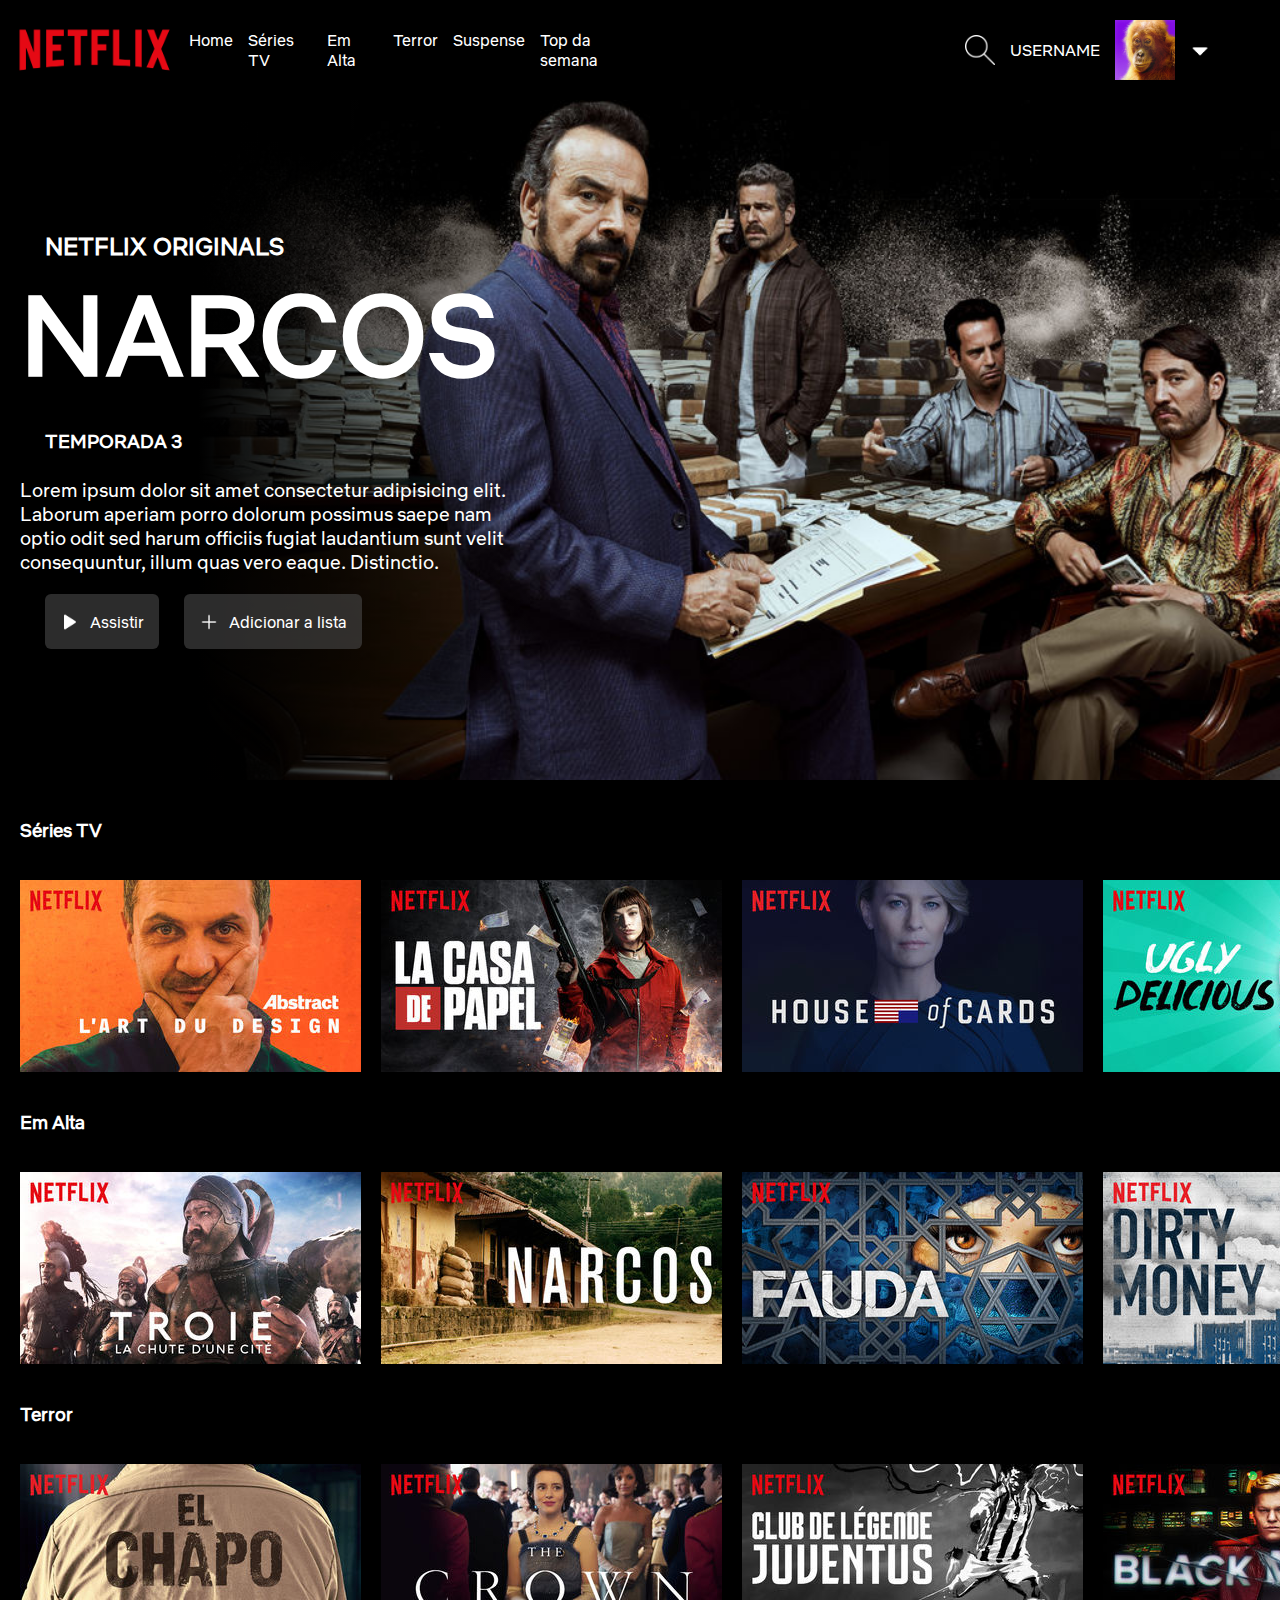
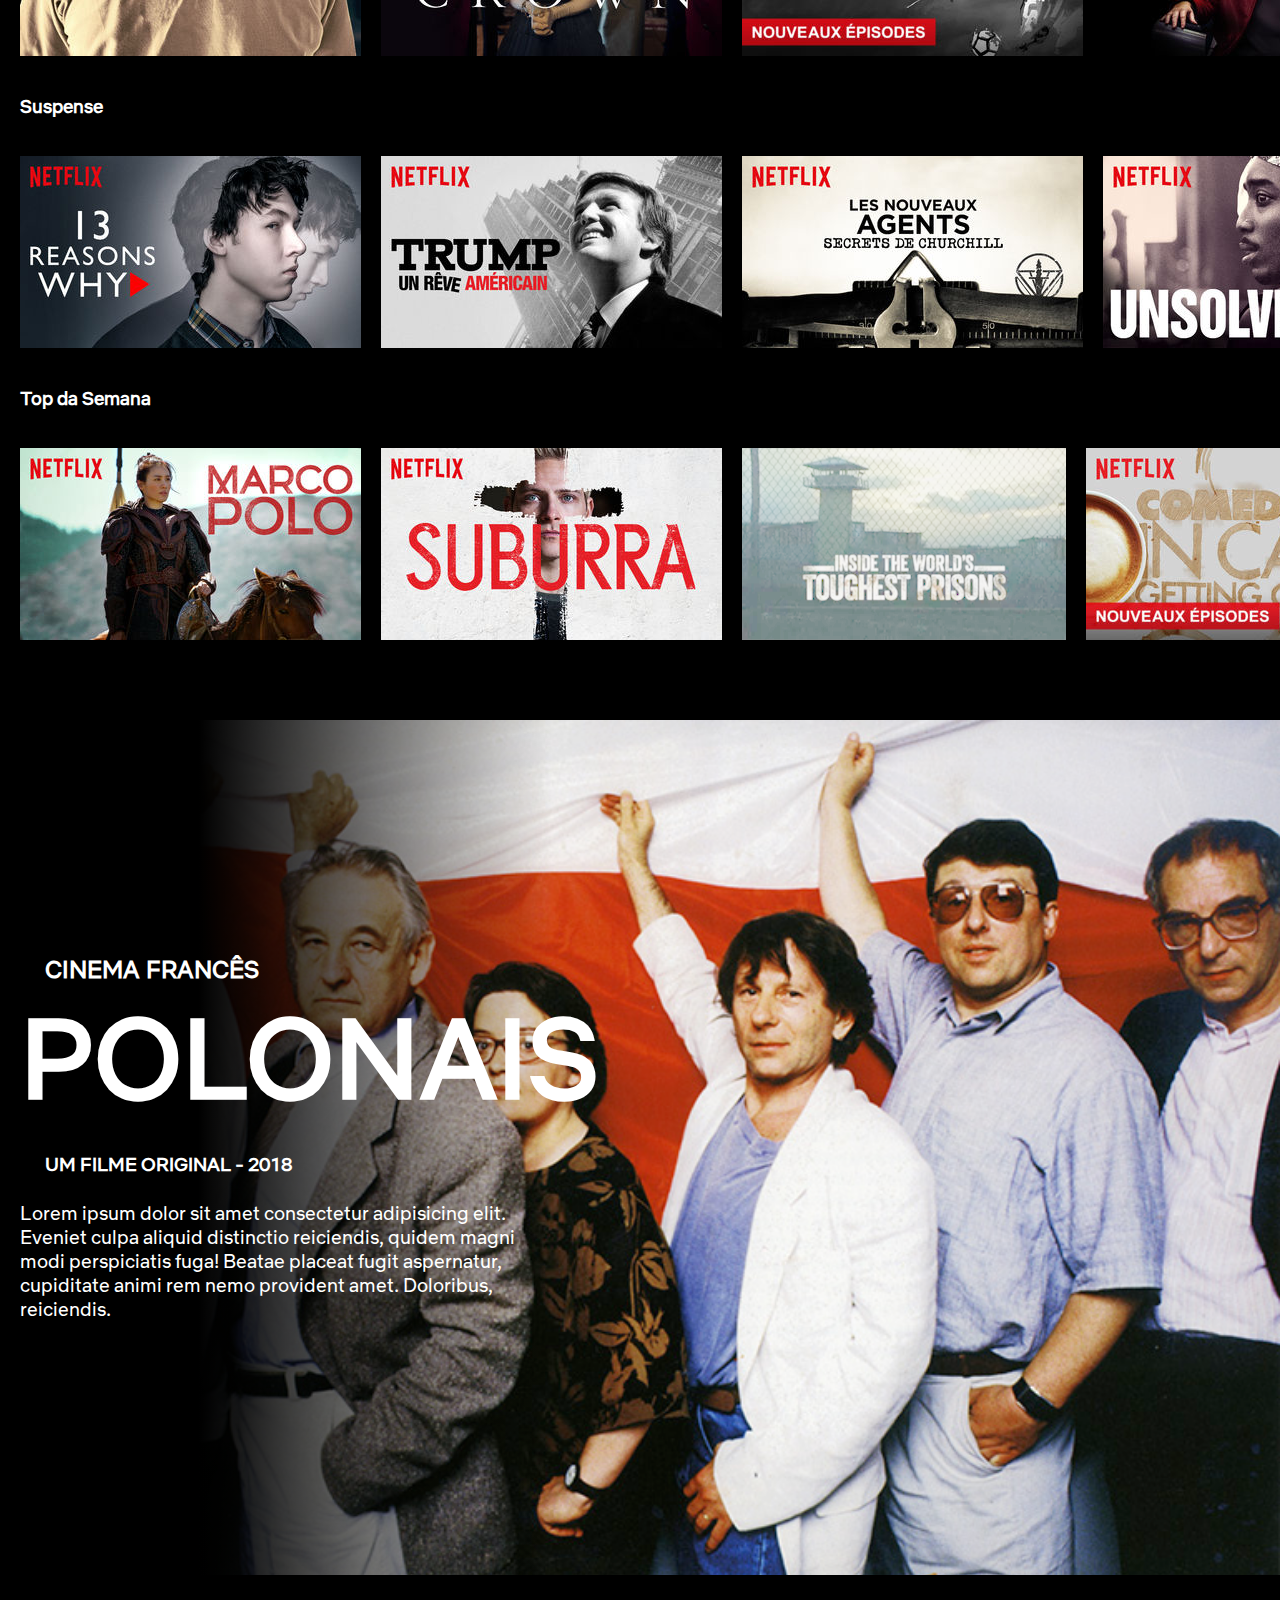
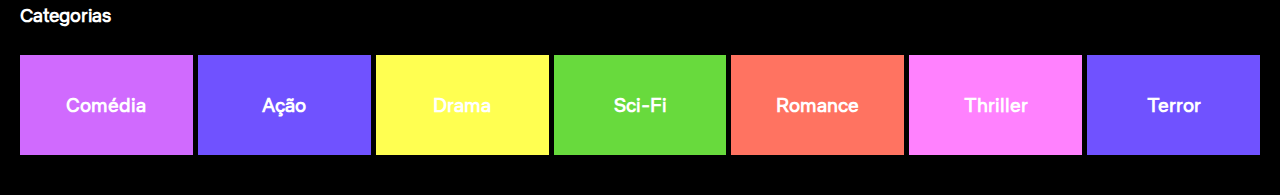
<file: 2home/index.html>
<!DOCTYPE html>
<html lang="pt-br">
<head>
    <meta charset="UTF-8">
    <meta http-equiv="X-UA-Compatible" content="IE=edge">
    <meta name="viewport" content="width=device-width, initial-scale=1.0">
    <link rel="stylesheet" href="styles/all.css">
    <link rel="shortcut icon" href="../assets/logo/simbolo/01_Netflix_Symbol_RGB/Netflix_Symbol_RGB.png" type="image/x-icon">
    <title>Netflix</title>
</head>
<body>
    <div class="page">
    <!--! HEADER -->
        <header>
        <!--! LEFTHEADER -->
            <aside class="leftHeader">
                <div class="logo">
                    <img class="imagem" src="../assets/logo/logo/01_Netflix_Logo_RGB/Netflix_Logo_RGB.png" alt="">
                </div>
                <nav>
                    <ul>
                        <li><a href="#">Home</a></li>
                        <li><a href="#seriesTV">Séries TV</a></li>
                        <li><a href="#emAlta">Em Alta</a></li>
                        <li><a href="#terror">Terror</a></li>
                        <li><a href="#suspense">Suspense</a></li>
                        <li><a href="#topSemana">Top da semana</a></li>
                    </ul>
                </nav>
            </aside>
        <!--! RIGHTHEADER -->
            <aside class="rightHeader">
                <img class="lupa" src="../assets/ícones/lupa.png" alt="">
                <p>USERNAME</p>
                <img class="profilePhoto" src="../assets/ícones de usuário/205 - 4dIo1mc.png" alt="">
                <img src="../assets/ícones/seta.png" alt="" class="seta">
            </aside>
        </header>
    <!--! MAIN -->
        <main>
        <!--! banner1 -->
            <section class="banner" id="banner1">
                <div class="contentBanner">
                    <h2>NETFLIX ORIGINALS</h2>
                    <h1>NARCOS</h1>
                    <h3>TEMPORADA 3</h3>
                    <p>Lorem ipsum dolor sit amet consectetur adipisicing elit. Laborum aperiam porro dolorum possimus saepe nam optio odit sed harum officiis fugiat laudantium sunt velit consequuntur, illum quas vero eaque. Distinctio.</p>
                    <div class="fBButtons">
                        <button><img src="../assets/ícones/play.png" alt="">Assistir</button>
                        <button><img src="../assets/ícones/plus.png" alt="">Adicionar a lista</button>
                    </div>
                </div>   
            </section>
        <!--! series -->
            <section class="series">
                <article class="seriesList" id="seriesTV">
                    <h3>Séries TV</h3>
                    <div class="seriesCapas">
                        <img src="../assets/images/11abstract.png" alt="">
                        <img src="../assets/images/12laCasaDePapel.png" alt="">
                        <img src="../assets/images/13houseOfCards.png" alt="">
                        <img src="../assets/images/14uglyDelicious.png" alt="">
                    </div>
                </article>
                <article class="seriesList" id="emAlta">
                    <h3>Em Alta</h3>
                    <div class="seriesCapas">
                        <img src="../assets/images/21troie.png" alt="">
                        <img src="../assets/images/22narcos.png" alt="">
                        <img src="../assets/images/23fauda.png" alt="">
                        <img src="../assets/images/24dirtyMoney.png" alt="">
                    </div>
                </article>
                <article class="seriesList" id="terror">
                    <h3>Terror</h3>
                    <div class="seriesCapas">
                        <img src="../assets/images/31elChapo.png" alt="">
                        <img src="../assets/images/32theCrown.png" alt="">
                        <img src="../assets/images/33clubJuventus.png" alt="">
                        <img src="../assets/images/34blackMirror.png" alt="">
                    </div>
                </article>
                <article class="seriesList" id="suspense">
                    <h3>Suspense</h3>
                    <div class="seriesCapas">
                        <img src="../assets/images/41reasonsWhy.png" alt="">
                        <img src="../assets/images/42trump.png" alt="">
                        <img src="../assets/images/43agentsSecrets.png" alt="">
                        <img src="../assets/images/44unsolved.png" alt="">
                    </div>
                </article>
                <article class="seriesList" id="topSemana">
                    <h3>Top da Semana</h3>
                    <div class="seriesCapas">
                        <img src="../assets/images/51marcoPolo.png" alt="">
                        <img src="../assets/images/52suburra.png" alt="">
                        <img src="../assets/images/53prisons.png" alt="">
                        <img src="../assets/images/54comedians.png" alt="">
                    </div>
                </article>
            </section>
        <!--! banner2 -->
            <section class="banner" id="banner2">
                <div class="contentBanner">
                    <h2>CINEMA FRANCÊS</h2>
                    <h1>POLONAIS</h1>
                    <h3> UM FILME ORIGINAL - 2018</h3>
                    <p>Lorem ipsum dolor sit amet consectetur adipisicing elit. Eveniet culpa aliquid distinctio reiciendis, quidem magni modi perspiciatis fuga! Beatae placeat fugit aspernatur, cupiditate animi rem nemo provident amet. Doloribus, reiciendis.</p>
                </div>
            </section>
        <!--! categorias -->
            <section class="categorias">
                <h3>Categorias</h3>
                <div class="categoriasList">
                    <div id="cat1">Comédia</div>
                    <div id="cat2">Ação</div>
                    <div id="cat3">Drama</div>
                    <div id="cat4">Sci-Fi</div>
                    <div id="cat5">Romance</div>
                    <div id="cat6">Thriller</div>
                    <div id="cat7">Terror</div>
                </div>
            </section>
        </main>
    <!--! FOOTER -->
        <!-- <footer>
            <p>@1997 - 2023 Netflix. Inc</p>
        </footer> -->
    </div>  
</body>
</html>
</file>
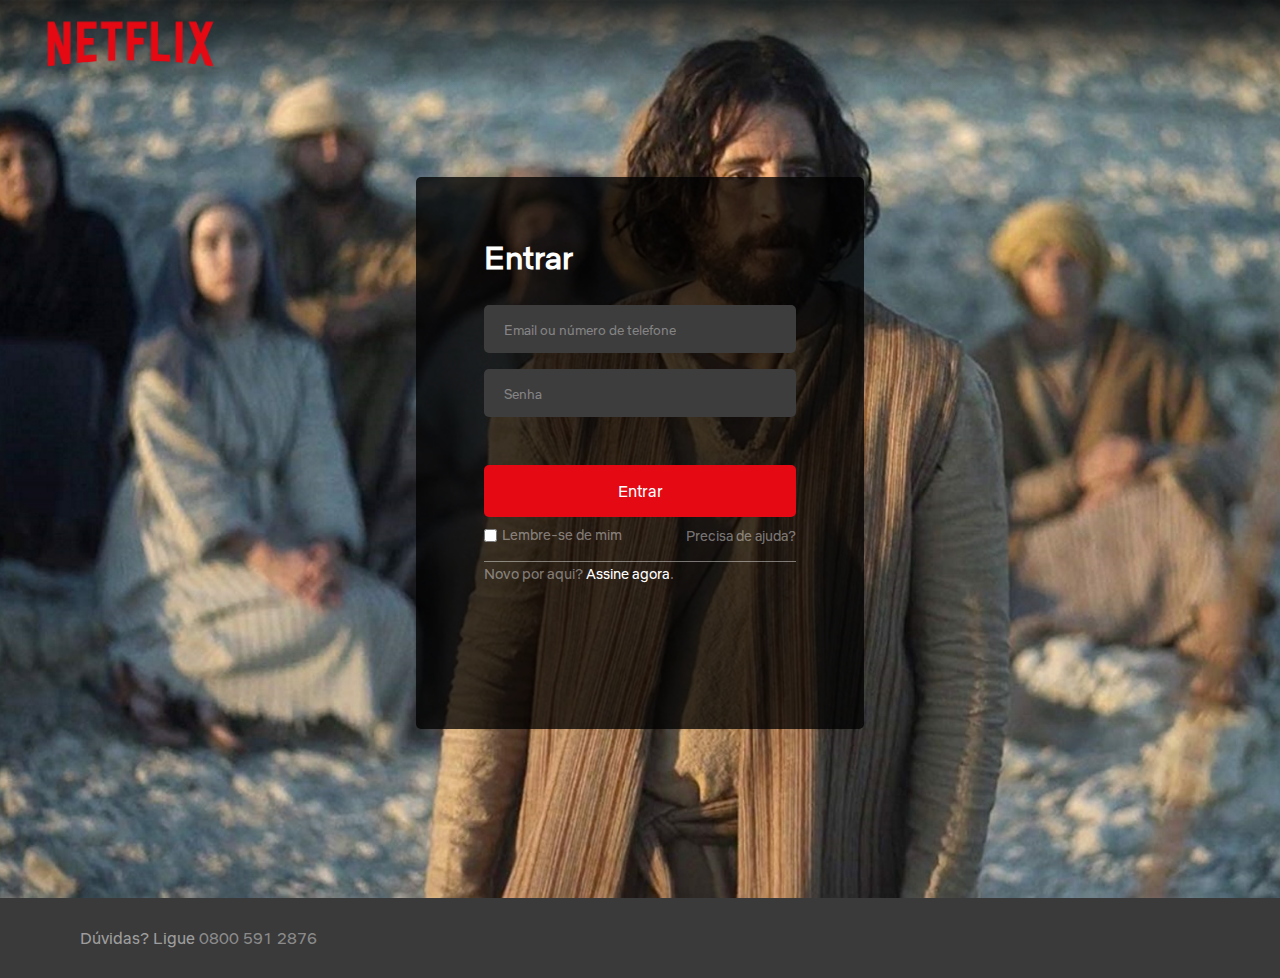
<file: 1login/login.html>
<!DOCTYPE html>
<html lang="pt-br">
<head>
    <meta charset="UTF-8">
    <meta http-equiv="X-UA-Compatible" content="IE=edge">
    <meta name="viewport" content="width=device-width, initial-scale=1.0">
    <link rel="shortcut icon" href="../assets/logo/simbolo/01_Netflix_Symbol_RGB/Netflix_Symbol_RGB.png" type="image/x-icon">
    <link rel="stylesheet" href="styles/geral.css">
    <link rel="stylesheet" href="styles/login.css">
    <link rel="stylesheet" href="styles/media-login.css" media="screen and (max-width: 768px)">
    <title>H&C - Avaliação (login)</title>
</head>
<body>
<!--!- HEADER ---->
    <header>
        <img src="../assets/logo/logo/01_Netflix_Logo_RGB/Netflix_Logo_RGB.png" alt="">
    </header>
<!--!-- MAIN ----->
    <main>
        <div class="container">
            <h1>Entrar</h1>
            <div class="content">
            <!--?-- Form ----->
                <form>
                    <input type="text" name="usuario" placeholder="Email ou número de telefone" required>
                    <input type="password" name="senha" placeholder="Senha" required>
                    <button type="submit">Entrar</button>
                </form>
        <!--* recuperar senha --->
                <section>
                    <div class="lembrarUsuario">
                        <input type="checkbox" name="lembrarUsuario"> Lembre-se de mim
                    </div>
                    <p class="recuperarSenha"><a href="pages/recuperar-senha.html">Precisa de ajuda?</a></p>
                </section>
                <div class="cadastro">
                    <p>Novo por aqui? <a href="pages/cadastro.html"> Assine agora</a>.</p>
                </div>
            </div>
        </div>
    </main>
<!--!- FOOTER ---->
    <footer>
        <p>Dúvidas? Ligue <a href="#"> 0800 591 2876</a></p>
    </footer>
</body>
</html>
</file>
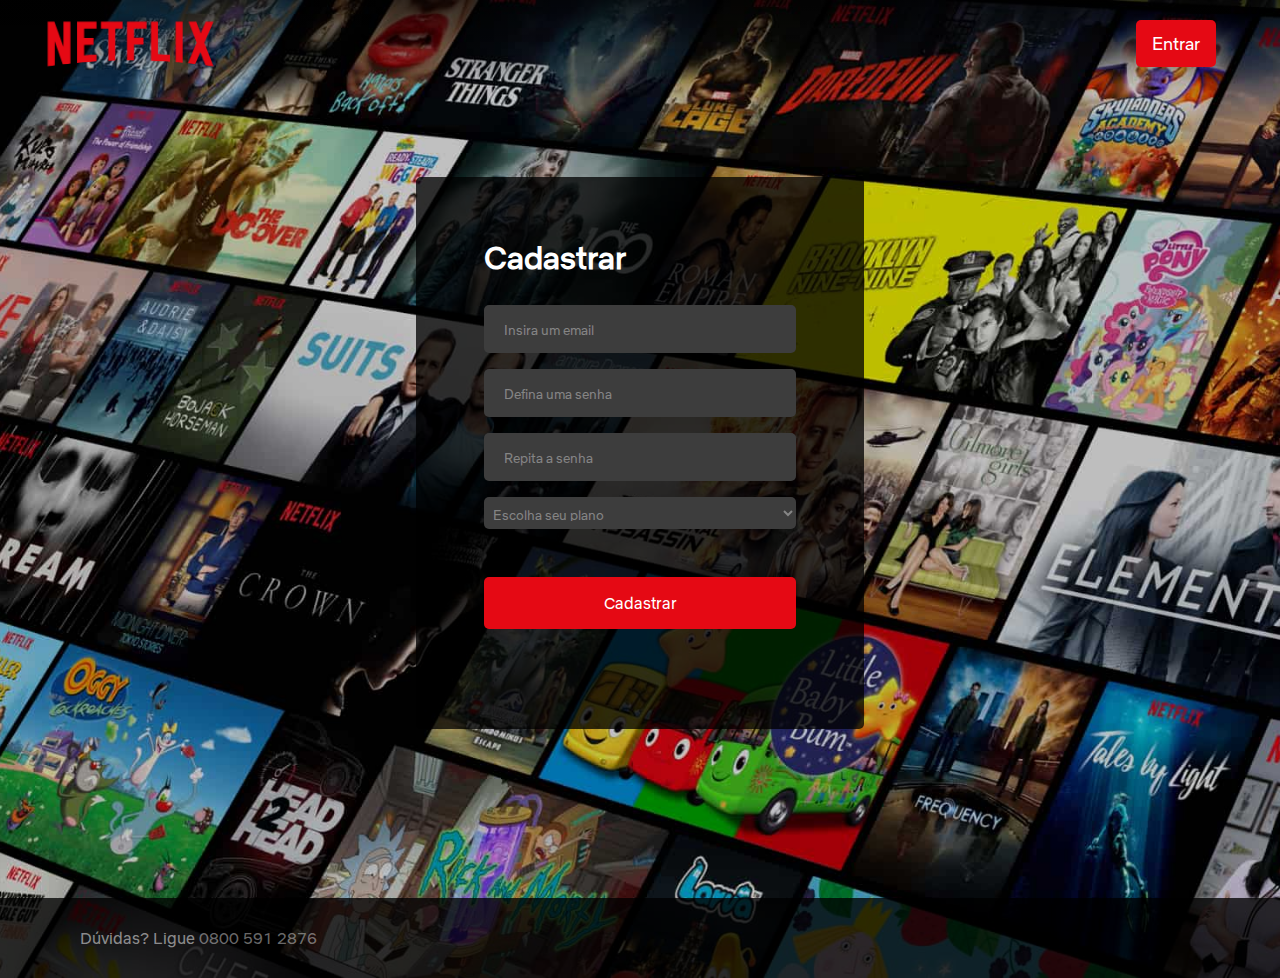
<file: 1login/pages/cadastro.html>
<!DOCTYPE html>
<html lang="pt-br">
<head>
    <meta charset="UTF-8">
    <meta http-equiv="X-UA-Compatible" content="IE=edge">
    <meta name="viewport" content="width=device-width, initial-scale=1.0">
    <link rel="shortcut icon" href="../../assets/logo/simbolo/01_Netflix_Symbol_RGB/Netflix_Symbol_RGB.png" type="image/x-icon">
    <link rel="stylesheet" href="../styles/geral.css">
    <link rel="stylesheet" href="../styles/cadastro.css">
    <link rel="stylesheet" href="../styles/media-cadastro.css" media="screen and (max-width: 768px)">
    <title>H&C - Avaliação (login)</title>
</head>
<body>   
<!--!- HEADER ---->
    <header>
        <img src="../../assets/logo/logo/01_Netflix_Logo_RGB/Netflix_Logo_RGB.png" alt="">
        <div class="entrar">
            <a href="../login.html">Entrar</a>
        </div>
    </header>
<!--!-- MAIN ----->
    <main>
        <div class="container">
            <h1>Cadastrar</h1>
            <div class="content">
            <!--?-- Form ----->
                <form>
                    <input type="text" name="usuario" placeholder="Insira um email" required>
                    <input type="password" name="senha" placeholder="Defina uma senha" required>
                    <input type="password" name="senha" placeholder="Repita a senha" required>
                    <select name="plano" id="" aria-placeholder="Escolha seu plano">
                        <option value="" disabled selected> Escolha seu plano
                        <option> Padrão com anúncios
                        <option> Padrão
                        <option> Premium
                    </select>
                    <button type="submit">Cadastrar</button>
                </form>
            </div>
        </div>
    </main>
<!--!- FOOTER ---->
    <footer>
        <p>Dúvidas? Ligue <a href="#"> 0800 591 2876</a></p>
    </footer>
</body>
</html>
</file>
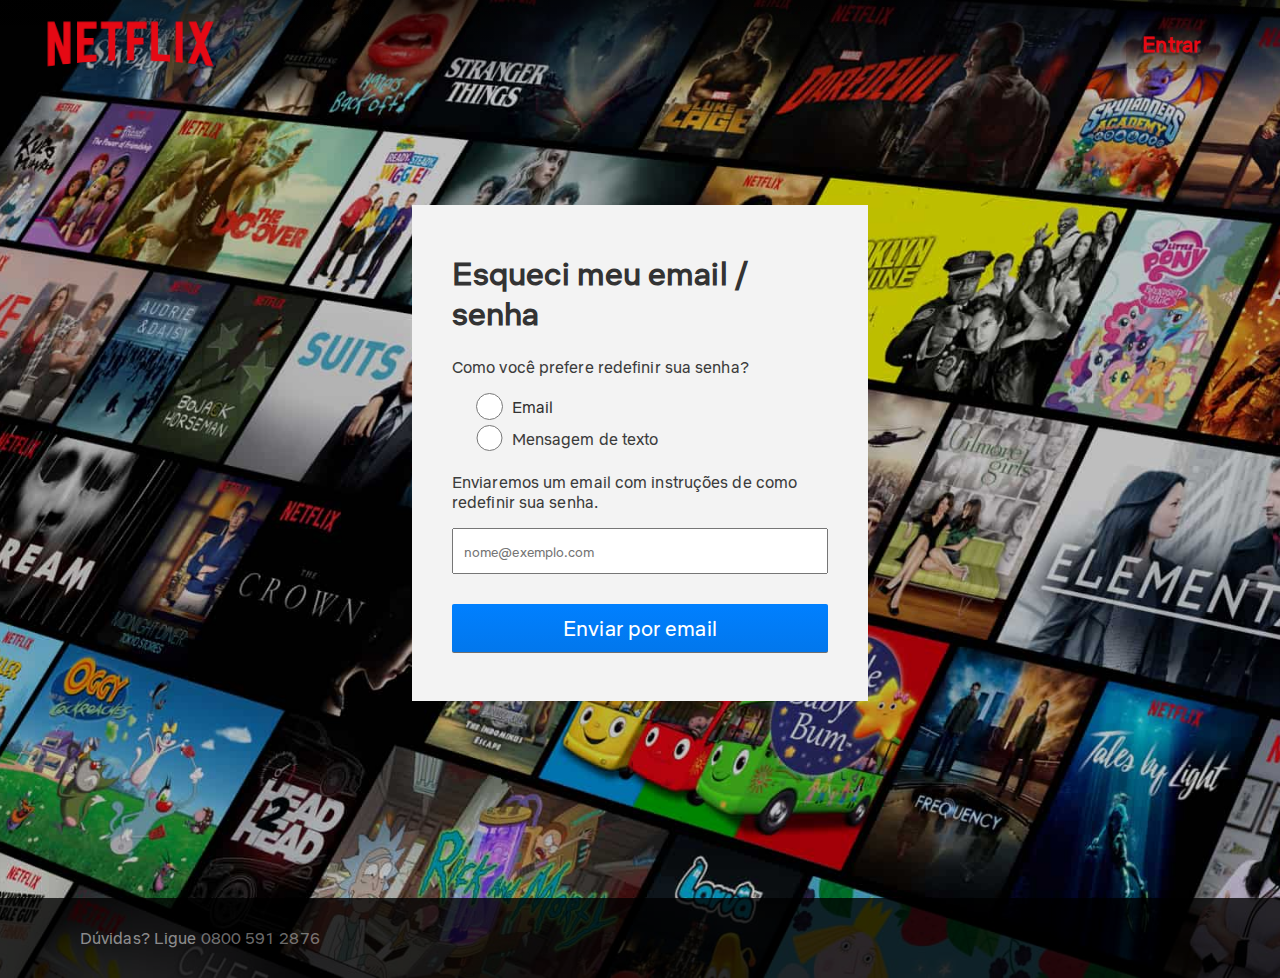
<file: 1login/pages/recuperar-senha.html>
<!DOCTYPE html>
<html lang="pt-br">
<head>
    <meta charset="UTF-8">
    <meta http-equiv="X-UA-Compatible" content="IE=edge">
    <meta name="viewport" content="width=device-width, initial-scale=1.0">
    <link rel="shortcut icon" href="../../assets/logo/simbolo/01_Netflix_Symbol_RGB/Netflix_Symbol_RGB.png" type="image/x-icon">
    <link rel="stylesheet" href="../styles/geral.css">
    <link rel="stylesheet" href="../styles/recuperar-senha.css">
    <link rel="stylesheet" href="../styles/media-recuperar-senha.css" media="screen and (max-width: 768px)">
    <title>H&C - Avaliação (login)</title>
</head>
<body>
<!--!- HEADER ---->
    <header>
        <img src="../../assets/logo/logo/01_Netflix_Logo_RGB/Netflix_Logo_RGB.png" alt="">
        <div class="entrar">
            <a href="../login.html">Entrar</a>
        </div>
        <!--!-- MAIN ----->
    </header>    
<!--!-- MAIN ----->
    <main>
        <div class="container">
            <h1>Esqueci meu email / senha</h1>
            <div class="content">
            <!--?-- Form ----->
                <form action="#">
                    <p>Como você prefere redefinir sua senha?</p>
                    <div class="escolhas">
                        <label>
                            <input type="radio" id="escolha1" name="escolha"> 
                            <span>Email</span>
                        </label>
                        <!-- <label for="escolha1" class="escolha-label">Email</label> -->
                    </div>
                    <div class="escolhas" onclick="mudarEscolha()">
                        <input type="radio" id="escolha2" name="escolha"> 
                        <label for="escolha2" class="escolha-label">Mensagem de texto</label>
                    </div>
                </form>
            <!--*-- Escolha1 ---->
                <div class="escolha-email">
                    <p>Enviaremos um email com instruções de como redefinir sua senha.</p>
                    <input type="email" name="email" id="email" placeholder="nome@exemplo.com">
                    <button type="submit">Enviar por email</button>
                </div>
            <!--*-- Escolha2 ---->
                <div class="escolha-txt_msg">
                    <p>Enviaremos uma mensagem de texto com um código de redefinição da sua senha. Sujeito a tarifas sobre o uso de dados e mensagens.</p>
                    <input type="tel" name="tel" id="tel" placeholder="+99 99 99999-9999">
                    <button type="submit">Enviar por texto</button>
                </div>
            </div>
        </div>
    </main>
<!--!- FOOTER ---->
    <footer>
        <p>Dúvidas? Ligue <a href="#"> 0800 591 2876</a></p>
    </footer>
    <script src="../scripts/recuperar-senha.js"></script>
</body>
</html>
</file>
<file: 2home/styles/all.css>
/*!------ GERAL ------*/
@font-face {
    font-family: Netflix Sans;
    src: url(../../assets/fonte/netflix-sans-font/NetflixSans-Regular.otf);
}
*{
    margin: 0;
    padding: 0;

    font-family: Netflix Sans;
    color: white;
}
.page{
    width: 100%;
}
.imagem{
    width: 100%;
}
header, main, .banner{
    width: 100%;
    display: flex;
    flex-wrap: wrap;
}

/*!------ HEADER ------*/
header{
    height: 100px;

    display: flex;
    justify-content: center;
    background-color: black;
}
aside{
    width: 50%;
    height: 100%;

    display: flex;
    align-items: center;
    justify-content: center;
}
    /*!----- leftheader -----*/
    .leftHeader{
        justify-content: center;
    }
    .logo{
        width: 200px;
        height: 100%;

        display: flex;
        justify-content: center;
        align-items: center;
    }
    nav ul{
        display: flex;
        gap: 15px;
        
        list-style: none;
    }
    nav ul a{
        color: white;

        text-decoration: none;
    }
    
    /*!----- rightheader ------*/
    .rightHeader{
        justify-content: end;
        gap: 15px;
    }
    .lupa{
        height: 30px;
    }
    .profilePhoto{
        height: 60px;
    }
    .seta{
        margin-right: 70px;
        height: 20px;
    }

/*!------ MAIN ------*/
main{
    height: 100vh;
}   
    /*!------ banner1 ------*/
    #banner1{
        height: 680px;

        background-image: url(../../assets/images/1banner.png);
        background-size: cover;
        background-position: end;
        background-repeat: no-repeat; 
    }
    .contentBanner h2, .contentBanner h3, .fBButtons{
        margin-left: 25px;
    }
    .contentBanner h1, .contentBanner h3{
        margin-bottom: 25px;
    }
    .contentBanner{
        width: 40%;
        
        padding: 20px;
        
        display: flex;
        flex-direction: column;
        justify-content: center;
        
        background: #000;
        background: linear-gradient(90deg, #000 36%, #ffffff00 100%);
    }
    .contentBanner h1{  
        font-size: 7em;
    }
    .contentBanner p{
        margin-bottom: 20px;
        
        font-size: 1.2em; 
    }
    .fBButtons{
        display: flex;
        gap: 25px;
    }
    .fBButtons button{
        height: 55px;
        padding: 15px;
        
        display: flex;
        align-items: center;
        
        border: none;
        border-radius: 6px;
        background-color: #4a4a4a99;
        
        font-size: 1em;
    }
    .fBButtons button img{
        height: 20px;
        
        margin-right: 10px;
    }

    /*!------ series ------*/
    .series{
        width: 100%;

        padding: 0px 20px;
        background-color: #000;
        overflow: hidden;
    }
    .seriesList h3{
        height: 100px;
        
        line-height: 100px;

        background-color: black;
    }
    .seriesCapas{
        display: flex;
        justify-content: space-between;
        gap: 20px;

    }
    .seriesCapas img{
        width: 100%;
    }
    #topSemana{
        margin-bottom: 80px;
    }

    /*!------ banner2 ------*/
    #banner2{
        height: 95%;
        
        background-image: url(../../assets/images/2banner.png);
        background-size: cover;
        background-position: end;
        background-repeat: no-repeat; 
    }

    /*!------ categorias ------*/
    .categorias{
        width: 100%;
        
        padding: 0px 20px;
        background-color: #000;
    }
    .categorias h3{
        height: 80px;
        
        line-height: 80px;
        
        background-color: black;
    }
    .categoriasList{
        margin-bottom: 40px;

        display: flex;
        justify-content: space-between;
        gap: 5px;
    }
    .categoriasList div{
        height: 100px;
        width: 100%;

        background-color: #f50000;
        
        text-align: center;
        line-height: 100px;
        font-size: 1.2em;
        font-weight: 600;
    }
        /*?-- cat --*/
        #cat1{
            background-color: #d06afe;            
        }
        #cat2{
            background-color: #7052ff;
        }
        #cat3{
            background-color: #ffff51;
        }
        #cat4{
            background-color: #68da3d;
        }
        #cat5{
            background-color: #ff7361;
        }
        #cat6{
            background-color: #ff81fe;
        }
        #cat7{
            background-color: #7052ff;
        }
                
/*!------ FOOTER ------*/
footer{
    height: 1300px;
    width: 100%;
    background-color: #ff0000;
}
</file>
<file: 1login/styles/geral.css>
/*!------ GERAL ------*/
*{  
    margin: 0;
    padding: 0;
    font-family: Netflix Sans;
    color: white;

    --red-netflix: #E50914;
    --red-button: #7a0006;
}
@font-face {
    font-family: Netflix Sans;
    src: url(../../assets/fonte/netflix-sans-font/NetflixSans-Regular.otf);
}
a{
    text-decoration: none;
}
a, button, select{
    cursor: pointer;
}
a:hover{
    text-decoration: underline;
}
p, footer a{
    color: #ffffff6c;
}
.page{
    width: 100%;
    height: 100%;
    
    background-color: #0000004f;
}

/*!------ HEADER ------*/
header{
    width: 100%;
    height: 5.5rem;
    background: #000000;
    background: linear-gradient(180deg, #000000b3 0%, rgba(0,212,255,0) 100%);
}
header img{
    margin-left: 2%;
    height: 100%;
}

/*!------ FOOTER ------*/
footer{
    width: 100%;
    height: 5rem;

    background-color: #000000c5;
}
footer p{
    padding-left: 5rem;
    line-height: 5rem;

    color: #ffffff85;
}
</file>
<file: 1login/styles/login.css>
@keyframes mudarBackground {
    10%{
        background-image: url(../../assets/posters/banner-one_piece.jpg);
        transition: 0.3ms;
    }
    20%{
        background-image: url(../../assets/posters/banner-breaking_bad.png);
        transition: 0.3ms;
    }
    30%{
        background-image: url(../../assets/posters/banner-lucifer.png);     
        transition: 0.3ms;
    }
    40%{
        background-image: url(../../assets/posters/banner-cidade_invisivel.jpg);     
        transition: 0.3ms;
    }
    50%{
        background-image: url(../../assets/posters/banner-peaky_blinders.png);     
        transition: 0.3ms;
    }
    60%{
        background-image: url(../../assets/posters/banner-the_witcher.jpg);     
        transition: 0.3ms;
    }
    70%{
        background-image: url(../../assets/posters/banner-elite.jpg);     
        transition: 0.3ms;
    }
    80%{
        background-image: url(../../assets/posters/banner-stranger_things.jpg);     
        transition: 0.3ms;
    }
    90%{
        background-image: url(../../assets/posters/banner-casa_de_papel.png);     
        transition: 0.3ms;
    }
    100%{
        background-image: url(../../assets/posters/banner-the_chosen.jpg);     
        transition: 0.3ms;
    }
}
body{
    background-image: url(../../assets/posters/banner-the_chosen.jpg);
    background-size: cover;
    background-position: center;
    background-repeat: no-repeat;

    animation: mudarBackground 60s infinite;
}
/*!------ MAIN ------*/
main{
    height: 90vh;

    display: flex;
    justify-content: center;
    align-items: center;
}

    /*!------ container ------*/
    .container{
        margin-bottom: 5rem;
        width: 19.5rem;
        min-height: 27rem;
        padding: 3.75rem 4.25rem;

        display: flex;
        flex-direction: column;

        background-color: #000000c2;
        border-radius: 5px;
    }
    h1{
        margin-bottom: 1.75rem;
        
        font-size: 2rem;
    }
        /*!------ content ------*/
        .content{
            height: 22.5rem;
            display: flex;
            flex-direction: column;
        }

        /*?------ Form ------*/
        form{
            display: flex;
            flex-direction: column;
        }
        form input{
            margin-bottom: 1rem;
            padding: 0.5rem 1.25rem 0.5rem;
            height: 2rem;
            
            border: none;
            border-radius: 5px;

            background-color: #3d3d3d;
        }
        form input::placeholder{
            position: absolute;
            top: 1rem;
            
            color: #ffffff60;
        }
        input:focus{
            background-color: #ffffffa2;
            color: black;
        }
        form button{
            margin: 2rem 0rem 0.5rem;
            padding: 1rem;

            background-color: var(--red-netflix);
            
            border: none;
            border-radius: 5px;

            font-size: 1rem;
            text-align: center;
        }
        section{
            display: flex;
            justify-content: space-between;
        }
        .lembrarUsuario{
            display: flex;
            align-items: center;
            gap: 5px;
            
            font-size: 0.875rem;
            color: #ffffff6c;
        }
        .lembrarUsuario input{
            accent-color: #E50914;
        }

        /**-- recuperar senha --*/
        section a{
            font-size: 0.875rem;
            color: #ffffff6c;
        }
        /**--- cadastro ---*/
        .cadastro{
            margin-top: 1rem;
            padding-top: 2px;

            border-top: 0.1rem solid #ffffff6c;

            font-size: 0.9rem;
        }
        .cadastro p{
            color: #ffffff6c;
        }
        footer{
            position: absolute;

        }
</file>
<file: 1login/styles/media-login.css>
body{
    background-image: none;
    animation: none;
    background-color: black;
}

/*!------ HEADER ------*/
header{
    height: 90px;
}
header img{
    margin: 0;
}

/*!------ MAIN ------*/
    /*!------ container ------*/
    .container{
        margin-bottom: 0;
        width: 100%;
        height: 100%;
        padding: 0 5%;
    }

    /*?------ Form ------*/
    form{
        width: 100%;
    }
    .cadastro{
        border-top: 0;
        border-bottom: 0.1rem solid #ffffff6c;

        padding-bottom: 10px;
    }

/*!------ FOOTER ------*/
footer{
    height: 3rem;
}
footer p{
    padding-left: 5%;
    line-height: 0;
}
</file>
<file: 1login/styles/cadastro.css>
body{
    background-image: url(../../assets/posters/fundo-netflix.jpg);
    background-position: center;
    background-size: cover;
}

/*!----- HEADER -----*/
header{
    display: flex;
    justify-content: space-between;
}
.entrar{
    margin-right: 5%;
    height: 100%;
}
.entrar a{
    width: 2.5rem;
    padding: 0.75rem 1rem;

    border-radius: 5px;
    background-color: var(--red-netflix);
    text-align: center;
    line-height: 5.5rem;

    font-size: 1.1rem;
    font-weight: 500;
    text-decoration: none;
}

/*!------ MAIN ------*/
main{
    height: 90vh;

    display: flex;
    justify-content: center;
    align-items: center;
}

    /*!------ container ------*/
    .container{
        margin-bottom: 5rem;
        width: 19.5rem;
        min-height: 27rem;
        padding: 3.75rem 4.25rem;

        display: flex;
        flex-direction: column;

        background-color: #000000c2;
        border-radius: 5px;
    }
    h1{
        margin-bottom: 1.75rem;
        
        font-size: 2rem;
    }
        /*!------ content ------*/
        .content{
            height: 22.5rem;
            display: flex;
            flex-direction: column;
        }

        /*?------ Form ------*/
        form{
            display: flex;
            flex-direction: column;
        }
        form input,
        select{
            margin-bottom: 1rem;
            padding: 0.5rem 1.25rem 0.5rem;
            height: 2rem;
            
            border: none;
            border-radius: 5px;

            background-color: #3d3d3d;
        }
        form input::placeholder{
            position: absolute;
            top: 1rem;
            
            color: #ffffff60;
        }
        select{
            height: 2rem;
            padding-left: 0.3rem;
            color: #ffffff60;
        }
        option[value=""][disabled] {
            display: none;
        }
        input:focus{
            background-color: #ffffffa2;
            color: black;
        }
        select:hover,
        select:focus{
            color: white;
        }
        form button{
            margin: 2rem 0rem 0.5rem;
            padding: 1rem;

            background-color: var(--red-netflix);
            
            border: none;
            border-radius: 5px;

            font-size: 1rem;
            text-align: center;
        }
</file>
<file: 1login/styles/media-cadastro.css>
body{
    background-image: none;
    animation: none;
    background-color: black;
}

/*!------ HEADER ------*/
header{
    height: 60px;
    
    border-bottom: 0.1rem solid #ffffff31;
}
header img{
    margin: 0;
}
.entrar{
    margin-right: 2%;
    height: 100%;
}
.entrar a{
    width: 30px;
    padding: 6px 10px;

    line-height: 60px;
}
/*!------ MAIN ------*/
h1{
    margin-top: 2rem;
}
    /*!------ container ------*/
    .container{
        margin-bottom: 0;
        width: 100%;
        height: 100%;
        padding: 0 5%;
    }
    /*?------ Form ------*/
    form{
        margin-top: 1.2rem;
        width: 100%;
    }

/*!------ FOOTER ------*/
footer{
    height: 3rem;
}
footer p{ 
    border-top: 0.1rem solid #ffffff31;

    padding-left: 5%;
}
</file>
<file: 1login/styles/recuperar-senha.css>
*{
    color: #333333;
    letter-spacing: .1px;
}
body{
    background-image: url(../../assets/posters/fundo-netflix.jpg);
    background-position: center;
    background-size: cover;
}

/*!------ HEADER ------*/
header{
    display: flex;
    justify-content: space-between;
}
.entrar{
    margin-right: 5%;
    height: 100%;
}
.entrar a{
    width: 40px;
    padding: 12px 16px;

    background-color: #00000025;
    border-radius: 5px;
    text-align: center;
    line-height: 5.5rem;

    color: var(--red-netflix);
    font-size: 1.3em;
    font-weight: 800;
}

/*!------ MAIN ------*/
main{
    height: 90vh;
    
    display: flex;
    justify-content: center;
    align-items: center;
}
    /*!------ container ------*/
    .container{
        margin-bottom: 5rem;
        width: 23.5rem;
        min-height: 25rem;
        padding: 3rem 2.5rem;
        
        display: flex;
        flex-direction: column;
        
        background-color: #f3f3f3;
    }
    h1{
        margin-bottom:1.5rem
    }
    p, label{
        margin-bottom: 1rem;
        
        font-weight: 400;
        font-size: 1rem;
        color: #3d3d3d;
    }
        /*?------ Form ------*/
        form{
            margin-bottom: 1rem;
        }
        .escolhas input{
            margin-left: 1.5rem;
        }
        .escolhas input[type=radio]{
            margin-bottom: 5px;
            margin-right: 5px;
            
            border: 1px solid #f4f4f4;
            width: 2em;
            height: 2em;
            vertical-align: middle;
        }
        .content form button:hover{
            background-color: #5daeff;
        }
        
        /**------ Escolha1 ------*/
        .escolha-email{
            display: flex;
            flex-direction: column;
        }
        .escolha-email input,
        .escolha-txt_msg input{
            height: 2.6rem;
            margin-bottom: 30px;
            padding-left: 10px;
        }
        .escolha-email button,
        .escolha-txt_msg button{
            height: 3rem;
            
            font-size: 1.3rem;
            color: white;
            
            border:none;
            border-radius: 2px;
            background-image: linear-gradient(180deg,#0080ff,#0277ec);
            box-shadow: 0 1px 0 rgba(0,0,0,.55);
        }
        
        /**------ Escolha2 ------*/
        .escolha-txt_msg{
            display: none;
            flex-direction: column;
        }
        .escolha-txt_msg input{
            width: 80%;
        }
</file>
<file: 1login/styles/media-recuperar-senha.css>
body{
    background-image: none;
    background-color: #f3f3f3;
}

/*!------ HEADER ------*/
header{
    height: 3.75rem;

    background-image: none;
    border-bottom: 0.1rem solid #00000021;
}
header img{
    margin: 0;
}
.entrar{
    margin-right: 2%;
    height: 100%;
}
.entrar a{
    width: 30px;
    padding: 6px 10px;

    font-size: 1rem;
    line-height: 3.75rem;

    background-color: transparent;
}

/*!------ MAIN ------*/
.container{
    width: 100%;
}
</file>
